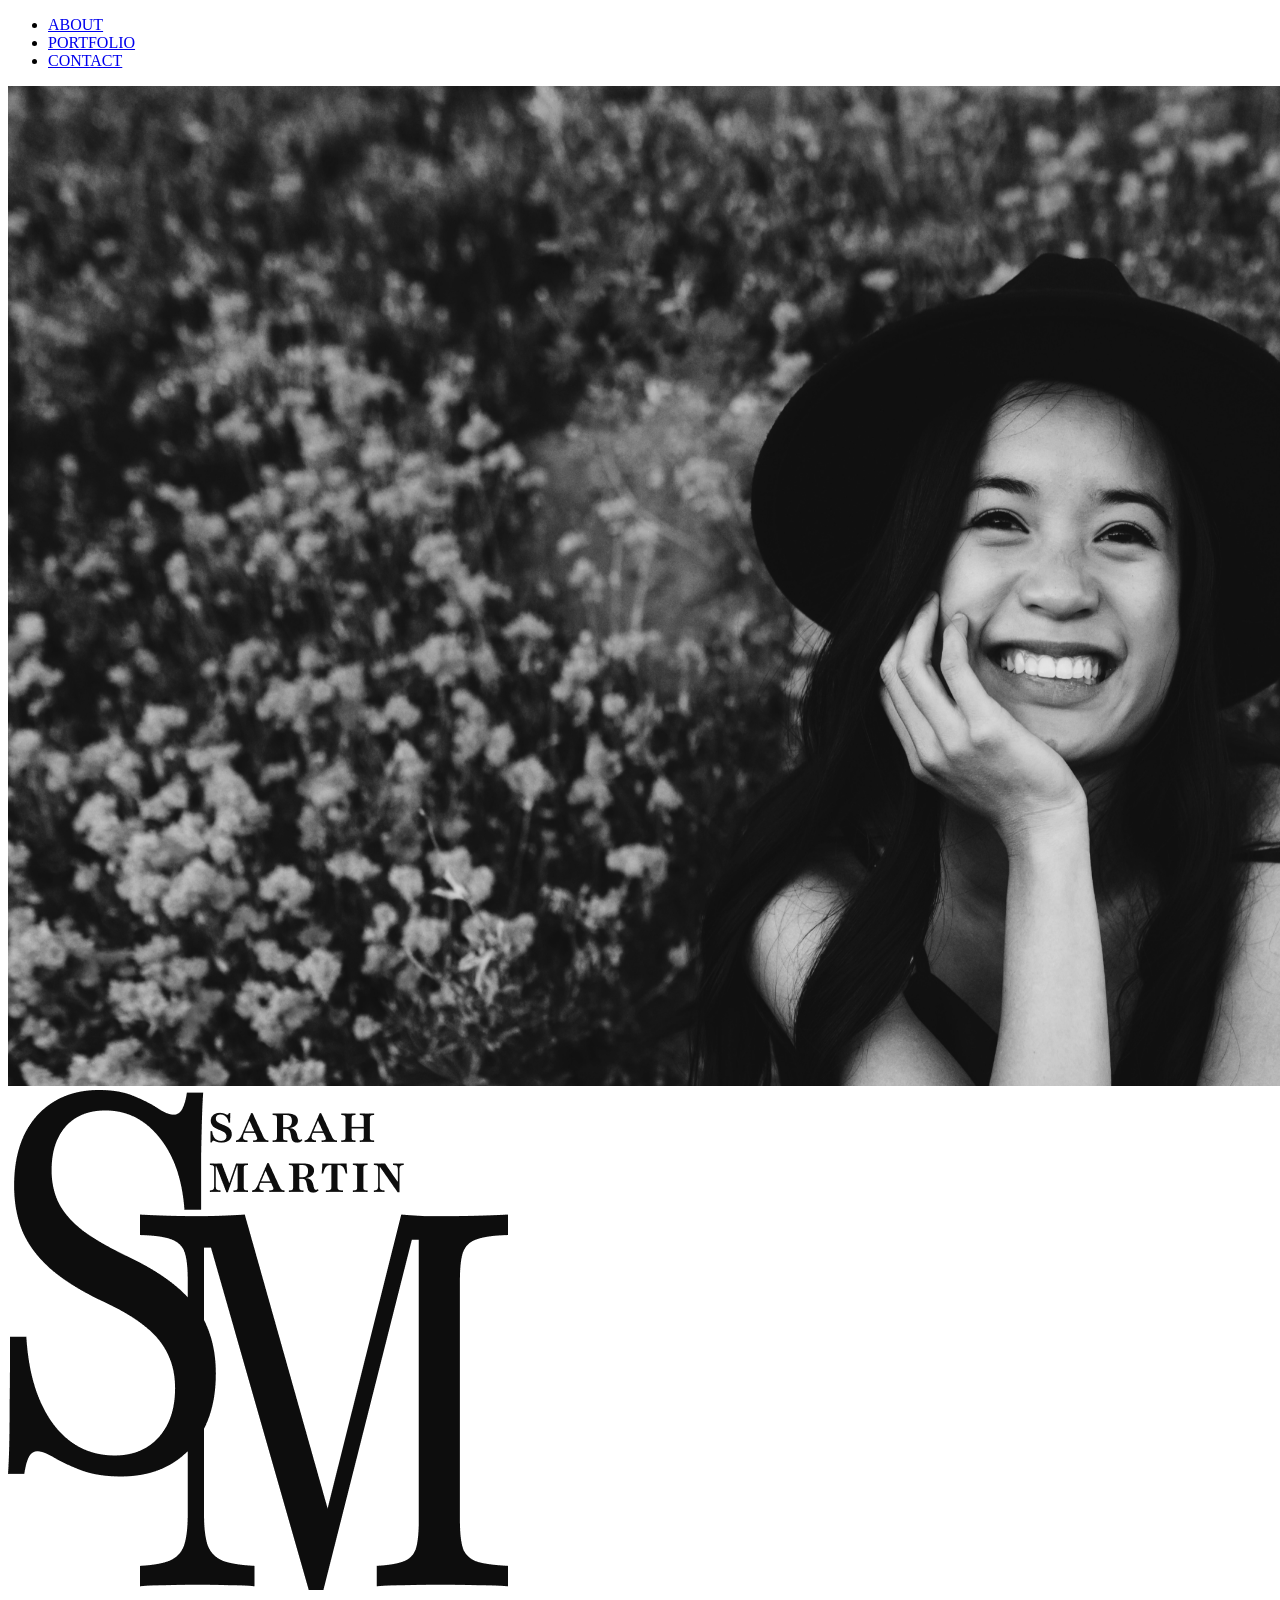
<file: home/index.html>
<!DOCTYPE html>
<html lang="en">

<head>
  <meta charset="UTF-8">
  <meta name="viewport" content="width=device-width, initial-scale=1.0">

    <title>sarahgpmartin.com</title>

    <link rel="stylesheet" href="index.css">
</head>





<main>

<!----- ----- ----- ----- ----- HEADER SECTION ----- ----- ----- ----- ----->

    <header> 

        <nav>
            <ul>
                <li><a href="../about/about.html">ABOUT</a></li>
                <li><a href="../portfolio/portfolio.html">PORTFOLIO</a></li>
                <li><a href="../contact/contact.html">CONTACT</a></li>
            </ul>
        </nav>

        <img src="../images/SarahMartin3.jpg" alt="Sarah Martin 3" width="1500" height="1000">

        <img src="../images/PrimaryLogo1.png" alt="Primary Logo " width="500" height="500">

    </header>

</main>

</html>
</file>
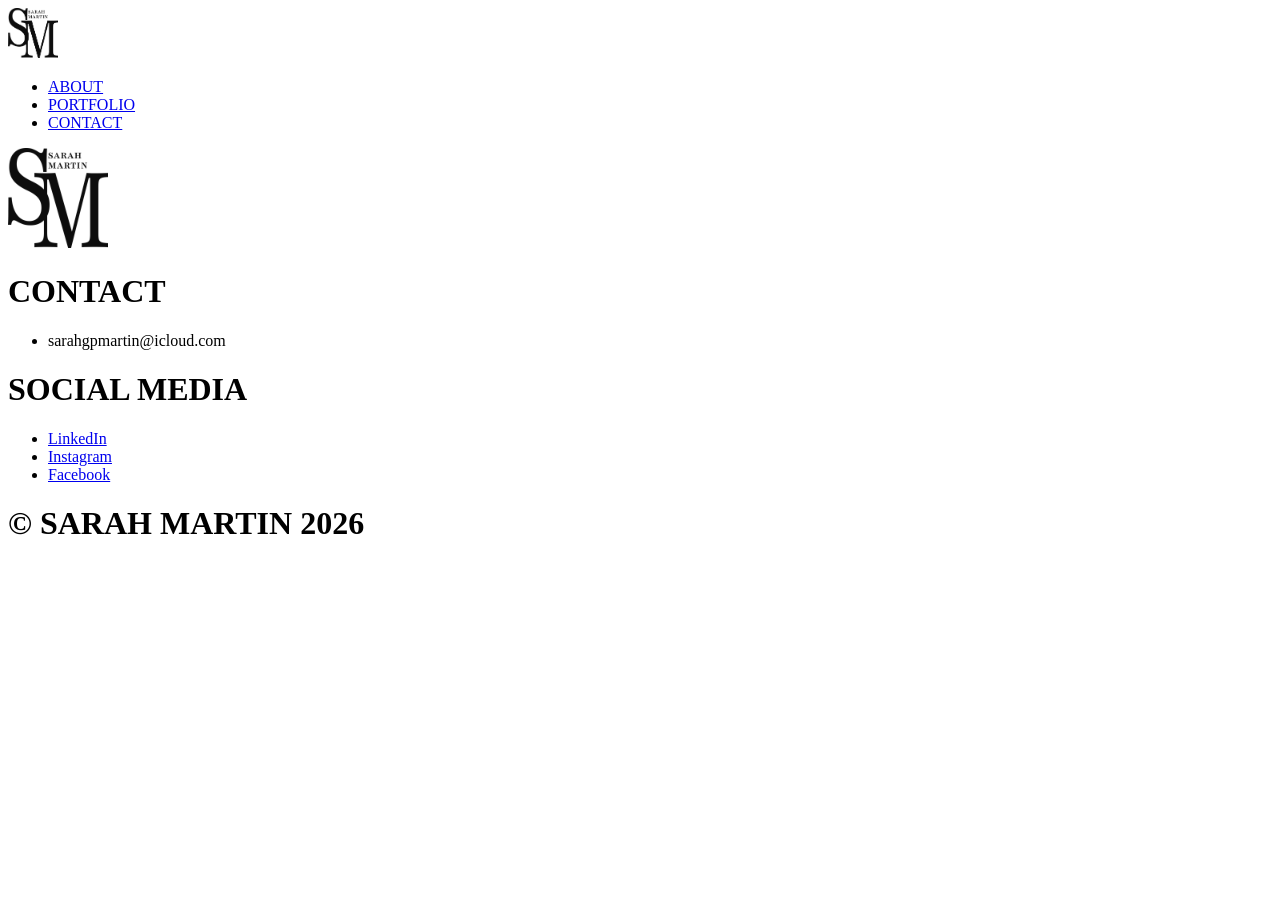
<file: portfolio.html>
<!DOCTYPE html>
<html lang="en">

<head>
  <meta charset="UTF-8">
  <meta name="viewport" content="width=device-width, initial-scale=1.0">

    <title>sarahgpmartin.com</title>

    <link rel="stylesheet" href="portfolio.css">
</head>





<main>

<!----- ----- ----- ----- ----- HEADER SECTION ----- ----- ----- ----- ----->

    <header> 
                
        <nav>

            <img src="../images/PrimaryLogo1.png" alt="Primary Logo" width="50" height="50" href="../home/index.html">

                <ul>
                    <li><a href="../about/about.html">ABOUT</a></li>
                    <li><a href="../portfolio/portfolio.html">PORTFOLIO</a></li>
                    <li><a href="../contact/contact.html">CONTACT</a></li>
                </ul>
        </nav>

    </header> 

<!----- ----- ----- ----- ----- PORTFOLIO SECTION ----- ----- ----- ----- ----->    

    <body>

    </body>

<!----- ----- ----- ----- ----- FOOTER SECTION ----- ----- ----- ----- ----->

    <footer>

        <div>

            <img src="../images/PrimaryLogo1.png" alt="Primary Logo" width="100" height="100" href="../home/index.html">

        </div>

        <div>

            <h1>CONTACT</h1>

            <ul>
                <li>sarahgpmartin@icloud.com</li>
            </ul>

        </div>

        <div>

            <h1>SOCIAL MEDIA</h1>

            <ul>
                <li><a href="https://www.linkedin.com/in/sarahgpmartin">LinkedIn</a></li>
                <li><a href="https://www.instagram.com/sarahgpmartin/">Instagram</a></li>
                <li><a href="https://www.facebook.com/sarahgpmartin/">Facebook</a></li>
            </ul>

        </div>

        <div>

            <h1>© SARAH MARTIN 2026</h1>

        </div>

    </footer>

</main>

</html>
</file>
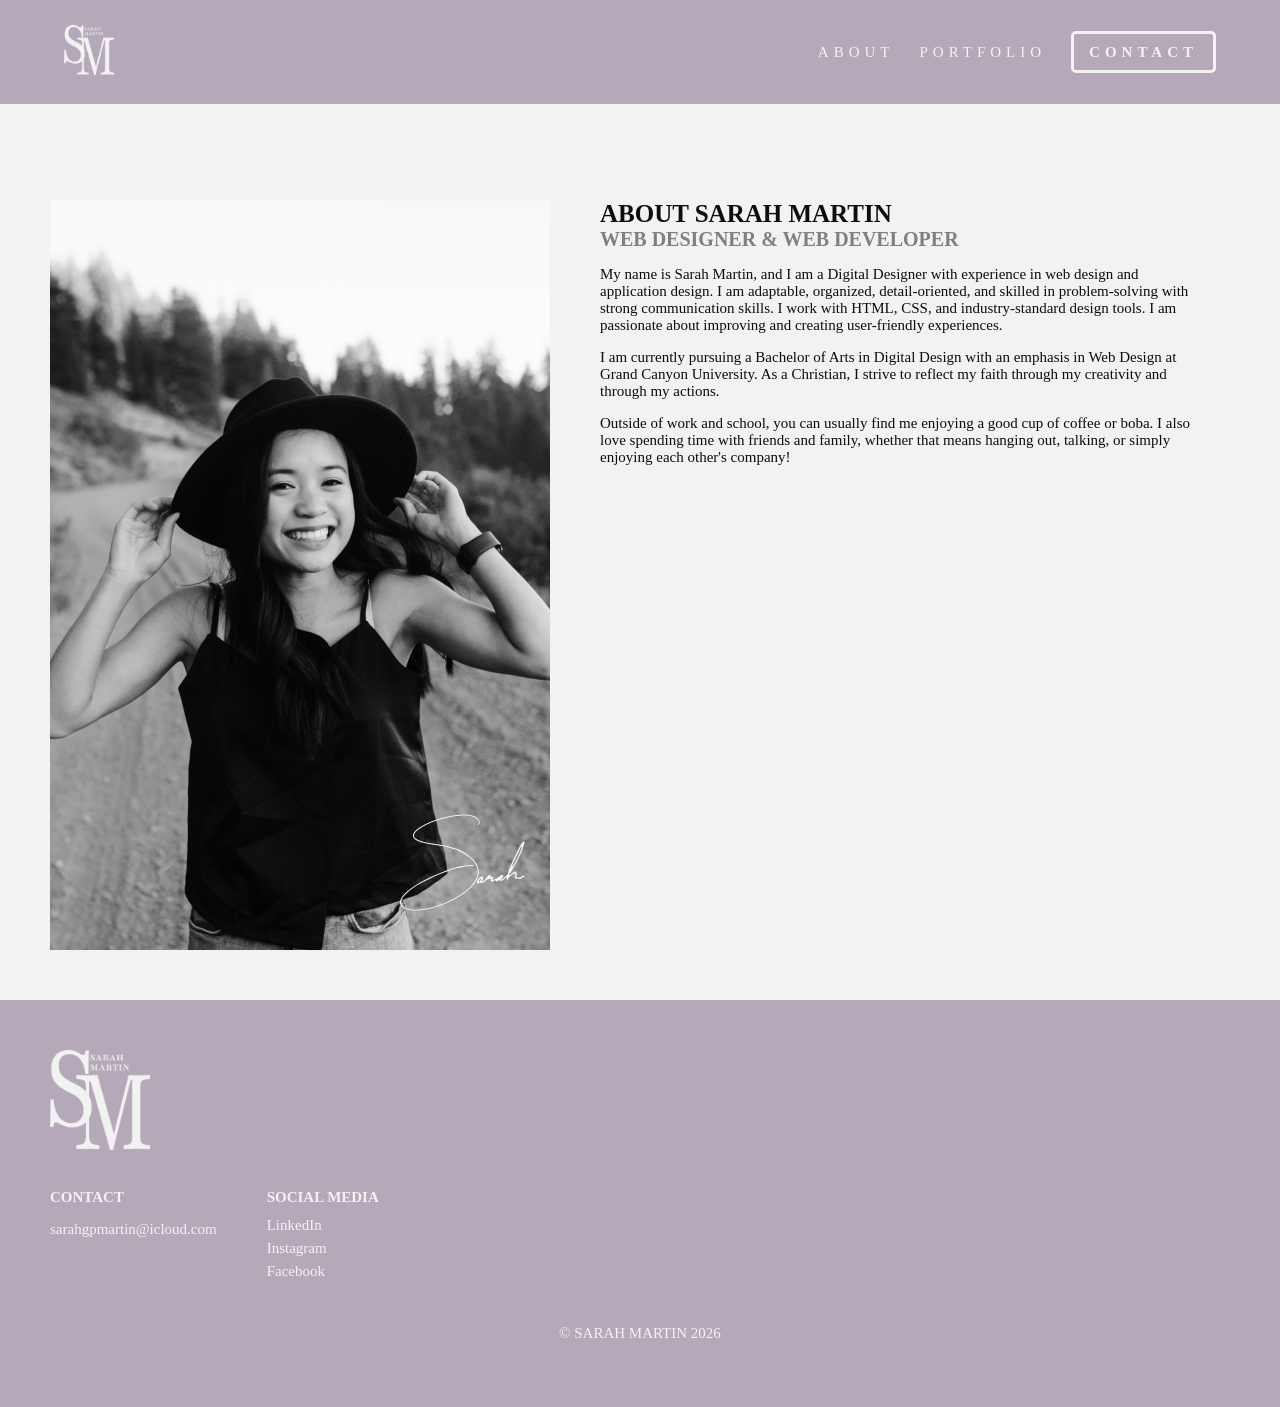
<file: about/about.html>
<!DOCTYPE html>

<html lang="en">

    <head>
        <meta charset="UTF-8">
        <meta name="viewport" content="width=device-width, initial-scale=1.0">
        <title>sarahgpmartin.com</title>
        <link rel="stylesheet" href="about.css">
    </head>

    <body>

<!----- ----- ----- ----- ----- HEADER SECTION ----- ----- ----- ----- ----->

            <header> 
                <nav>
                    <a href="../index.html">
                        <img src="../images/PrimaryLogo2.png" alt="Primary Logo White" width="50" height="50">
                    </a>

                    <ul>
                        <li><a href="about.html">ABOUT</a></li>
                        <li><a href="../portfolio/portfolio.html">PORTFOLIO</a></li>
                        <li><a href="../contact/contact.html" class="contact">CONTACT</a></li>
                    </ul>

                </nav>
            </header>

<!----- ----- ----- ----- ----- ABOUT SECTION ----- ----- ----- ----- ----->    

            <section id="about"> 

                

                <img src="../images/SarahMartin5.jpg" alt="Sarah Martin">

                <div class="about-section">
                    <h1>ABOUT SARAH MARTIN</h1>
                    <h2>WEB DESIGNER & WEB DEVELOPER</h2>

                    <p>
                        My name is Sarah Martin, and I am a Digital Designer with experience in web design and application design. I am adaptable, organized, detail-oriented, and skilled in problem-solving with strong communication skills. I work with HTML, CSS, and industry-standard design tools. I am passionate about improving and creating user-friendly experiences.
                    </p>

                    <p>
                        I am currently pursuing a Bachelor of Arts in Digital Design with an emphasis in Web Design at Grand Canyon University. As a Christian, I strive to reflect my faith through my creativity and through my actions.
                    </p>

                    <p>
                        Outside of work and school, you can usually find me enjoying a good cup of coffee or boba. I also love spending time with friends and family, whether that means hanging out, talking, or simply enjoying each other's company!
                    </p>
                </div>

            </section>

<!----- ----- ----- ----- ----- FOOTER SECTION ----- ----- ----- ----- ----->

            <footer>

                <div href="../index.html">
                    <img src="../images/PrimaryLogo2.png" alt="Primary Logo White" width="100" height="100">
                </div>

                <div class="footer-info">

                    <div>

                        <h1>CONTACT</h1>
                        <p>sarahgpmartin@icloud.com</p>

                    </div>

                    <div>
                        <h1>SOCIAL MEDIA</h1>
                        
                        <ul>
                            <li><a href="https://www.linkedin.com/in/sarahgpmartin">LinkedIn</a></li>
                            <li><a href="https://www.instagram.com/sarahgpmartin/">Instagram</a></li>
                            <li><a href="https://www.facebook.com/sarahgpmartin/">Facebook</a></li>
                        </ul>

                    </div>

                </div>

                <div class="copyright">
                    <p>© SARAH MARTIN 2026</p>
                </div>

            </footer>

    </body>

</html>
</file>
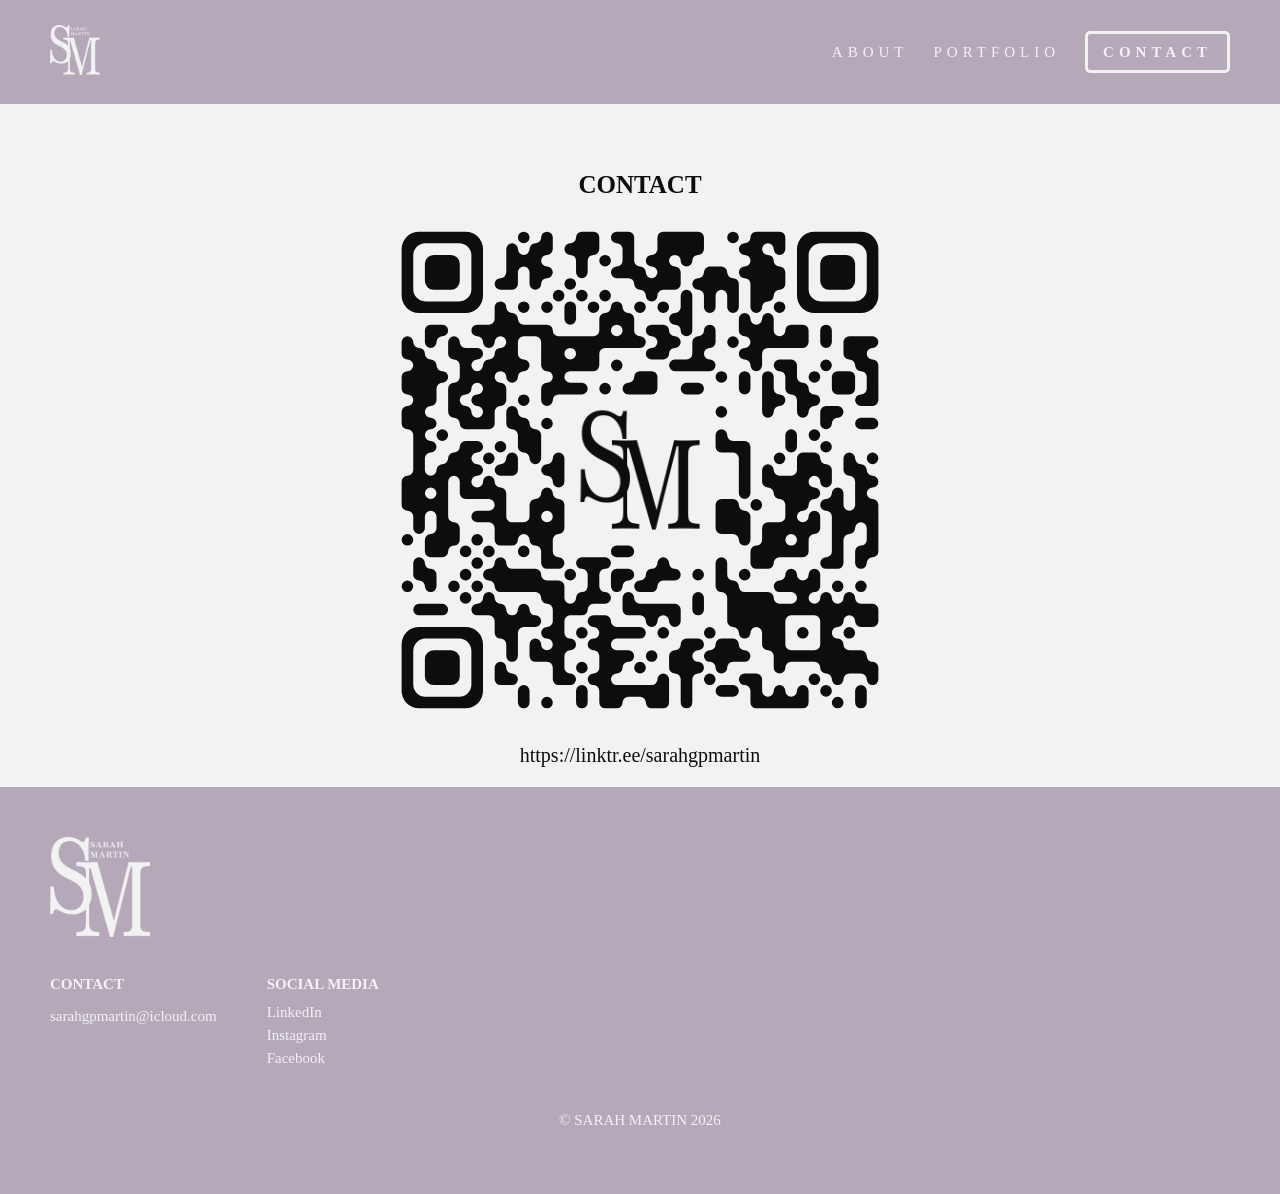
<file: contact/contact.html>
<!DOCTYPE html>

<html lang="en">

    <head>
        <meta charset="UTF-8">
        <meta name="viewport" content="width=device-width, initial-scale=1.0">
        <title>sarahgpmartin.com</title>
        <link rel="stylesheet" href="contact.css">
    </head>

    <body>

<!----- ----- ----- ----- ----- HEADER SECTION ----- ----- ----- ----- ----->

            <header> 
                <nav>
                    <a href="../index.html">
                        <img src="../images/PrimaryLogo2.png" alt="Primary Logo White" width="50" height="50">
                    </a>
                    <ul>
                        <li><a href="../about/about.html">ABOUT</a></li>
                        <li><a href="../portfolio/portfolio.html">PORTFOLIO</a></li>
                        <li><a href="contact.html" class="contact">CONTACT</a></li>
                    </ul>
                </nav>
            </header>

<!----- ----- ----- ----- ----- CONTACT SECTION ----- ----- ----- ----- ----->    

            <section id="contact">

                <h1>CONTACT</h1>

                    <a href="https://linktr.ee/sarahgpmartin" target="_blank">
                        <img src="../images/sarahgpmartin1.0.svg" alt="LinkTree Link" width="500" height="500">
                    </a>

                <p>https://linktr.ee/sarahgpmartin</p>
            
            </section>

<!----- ----- ----- ----- ----- FOOTER SECTION ----- ----- ----- ----- ----->

            <footer>

                <div href="../index.html">
                    <img src="../images/PrimaryLogo2.png" alt="Primary Logo White" width="100" height="100">
                </div>

                <div class="footer-info">

                    <div>

                        <h1>CONTACT</h1>
                        <p>sarahgpmartin@icloud.com</p>

                    </div>

                    <div>
                        <h1>SOCIAL MEDIA</h1>
                        
                        <ul>
                            <li><a href="https://www.linkedin.com/in/sarahgpmartin">LinkedIn</a></li>
                            <li><a href="https://www.instagram.com/sarahgpmartin/">Instagram</a></li>
                            <li><a href="https://www.facebook.com/sarahgpmartin/">Facebook</a></li>
                        </ul>

                    </div>

                </div>

                <div class="copyright">
                    <p>© SARAH MARTIN 2026</p>
                </div>

            </footer>

    </body>

</html>
</file>
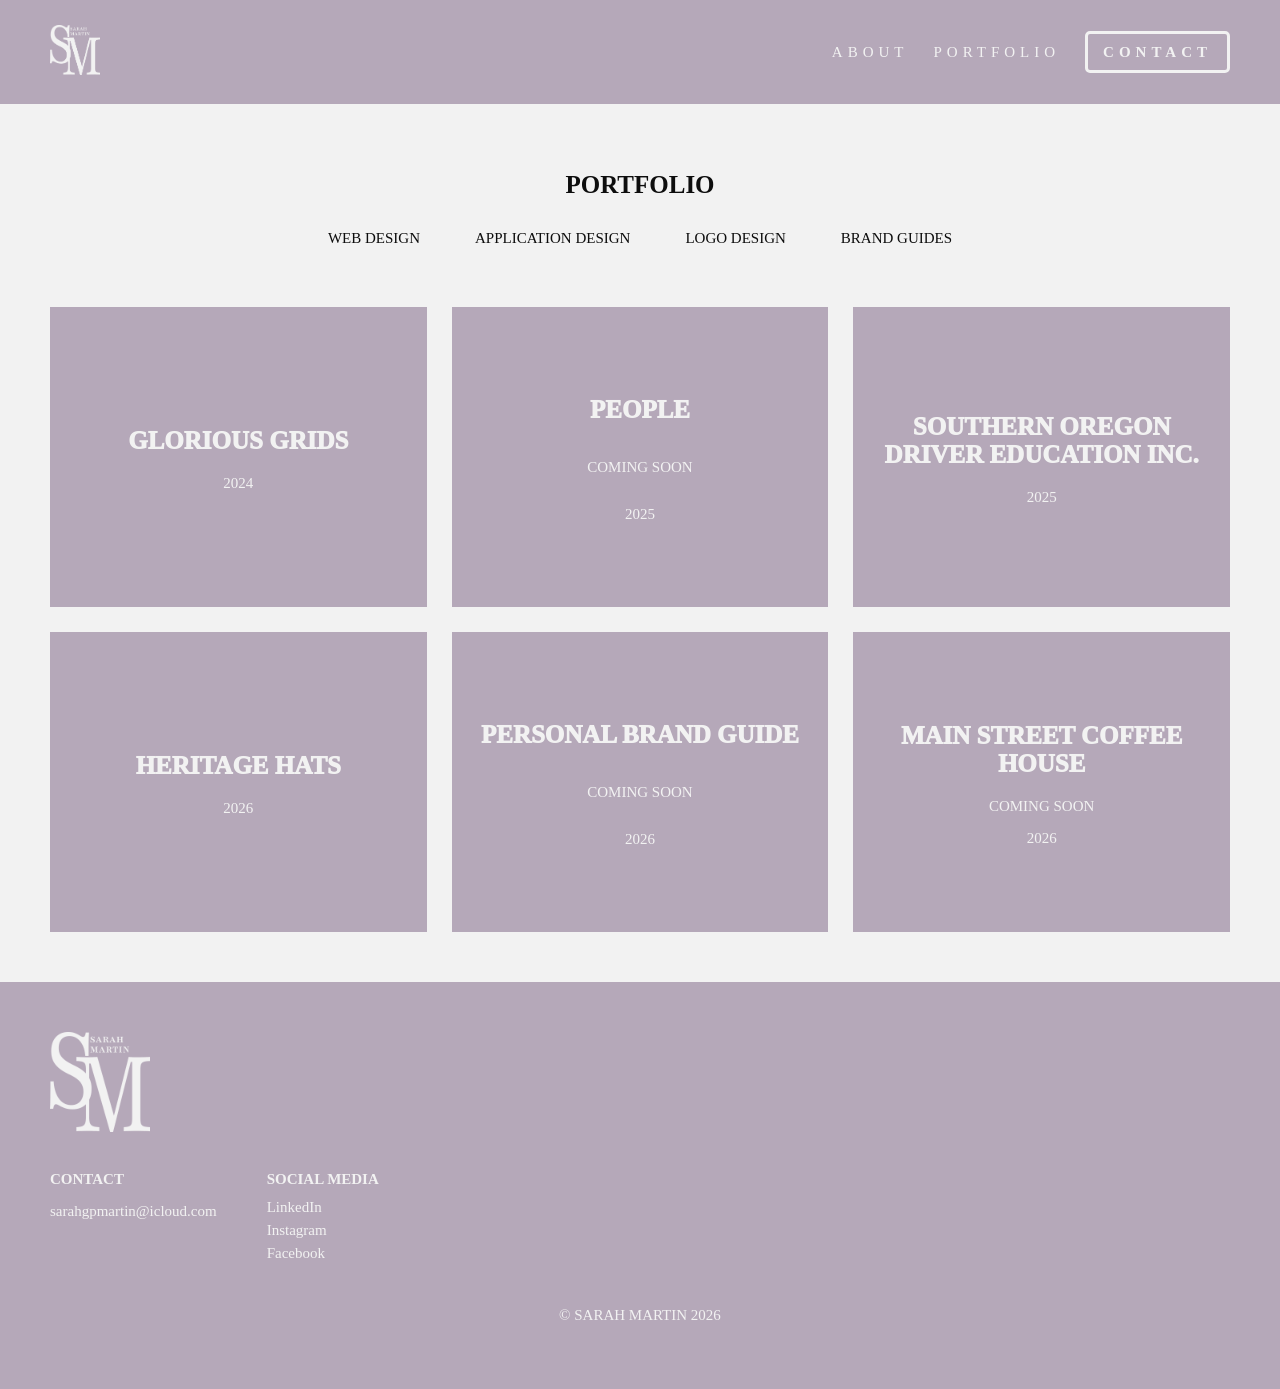
<file: portfolio/portfolio.html>
<!DOCTYPE html>

<html lang="en">

    <head>
        <meta charset="UTF-8">
        <meta name="viewport" content="width=device-width, initial-scale=1.0">
        <title>sarahgpmartin.com</title>
        <link rel="stylesheet" href="portfolio.css">
    </head>

    <body>

        <main>

<!----- ----- ----- ----- ----- HEADER SECTION ----- ----- ----- ----- ----->

            <header> 
                
                <nav>

                    <a href="../index.html">
                        <img src="../images/PrimaryLogo2.png" alt="Primary Logo White" width="50" height="50">
                    </a>

                    <ul>
                        <li><a href="../about/about.html">ABOUT</a></li>
                        <li><a href="portfolio.html">PORTFOLIO</a></li>
                        <li><a href="../contact/contact.html" class="contact">CONTACT</a></li>
                    </ul>
                </nav>

            </header> 

<!----- ----- ----- ----- ----- FILTER SECTION ----- ----- ----- ----- ----->    
            <section id="portfolio"> 

                <h1>PORTFOLIO</h1>               

                <div class="portfolio-filters">
                    <button>WEB DESIGN</button>
                    <button>APPLICATION DESIGN</button>
                    <button>LOGO DESIGN</button>
                    <button>BRAND GUIDES</button>
                </div>

            </section>

<!----- ----- ----- ----- ----- PORTFOLIO SECTION ----- ----- ----- ----- ----->

            <section class="portfolio-grid">

                <!----- PORTFOLIO 1 ----->

                <div class="portfolio-card">

                    <a href="gloriousgrids.com/gloriousgrids.html">

                        <h1>GLORIOUS GRIDS</h1>

                        <p>2024</p>

                    </a>

                </div>

                <!----- PORTFOLIO 2 ----->

                <div class="portfolio-card">

                    <h1>PEOPLE</h1>

                    <p>COMING SOON</p>

                    <p>2025</p>

                </div>

                <!----- PORTFOLIO 3 ----->

                <div class="portfolio-card">

                    <a href="southernoregondrivereducation.com/southernoregondrivereducation.html">

                        <h1>SOUTHERN OREGON DRIVER EDUCATION INC.</h1>

                        <p>2025</p>

                    </a>

                </div>

                <!----- PORTFOLIO 4 ----->

                <div class="portfolio-card">

                    <a href="heritagehats.com/heritagehats.html">

                        <h1>HERITAGE HATS</h1>

                        <p>2026</p>

                    </a>

                </div>

                <!----- PORTFOLIO 5 ----->

                <div class="portfolio-card">

                    <h1>PERSONAL BRAND GUIDE</h1>

                    <p>COMING SOON</p>

                    <p>2026</p>

                </div>

                <!----- PORTFOLIO 6 ----->

                <div class="portfolio-card">

                    <a href="mainstreetcoffeehouse.com/mainstreetcoffeehouse.html">

                    <h1>MAIN STREET COFFEE HOUSE</h1>

                    <p>COMING SOON</p>

                    <p>2026</p>

                    </a>

                </div>

        </section>

<!----- ----- ----- ----- ----- FOOTER SECTION ----- ----- ----- ----- ----->

            <footer>

                <div href="../index.html">
                    <img src="../images/PrimaryLogo2.png" alt="Primary Logo White" width="100" height="100">
                </div>

                <div class="footer-info">

                    <div>

                        <h1>CONTACT</h1>
                        <p>sarahgpmartin@icloud.com</p>

                    </div>

                    <div>
                        <h1>SOCIAL MEDIA</h1>
                        
                        <ul>
                            <li><a href="https://www.linkedin.com/in/sarahgpmartin">LinkedIn</a></li>
                            <li><a href="https://www.instagram.com/sarahgpmartin/">Instagram</a></li>
                            <li><a href="https://www.facebook.com/sarahgpmartin/">Facebook</a></li>
                        </ul>

                    </div>

                </div>

                <div class="copyright">
                    <p>© SARAH MARTIN 2026</p>
                </div>

            </footer>

        </main>

    </body>

</html>
</file>
<file: home/index.css>

</file>
<file: portfolio.css>

</file>
<file: about/about.css>
/* ----- ----- ----- ----- ----- COLORS ----- ----- ----- ----- ----- */

:root {
  --white: #F2F2F2;
  --white-50: rgba(242, 242, 242, 0.5);

  --black: #0D0D0D;
  --black-50: rgba(13, 13, 13, 0.5);

  --sage-purple: #B5A8B9;
  --sage-purple-50: rgba(181, 168, 185, 0.5);

  --sage-green: #9CAF88;
  --sage-green-50: rgba(156, 175, 136, 0.5);

}

/* ----- ----- ----- ----- ----- FONTS ----- ----- ----- ----- ----- */

h1 {
  font-family: 'Playfair Display', serif;
  font-size: 50px;
  font-weight: 1000;

  color: var(--black);
  text-align: center;
}

h2 {
  font-family: 'Playfair Display', serif;
  font-size: 25px;
  font-weight: 1000;

  color: var(--black);
  text-align: center;
}

h3 {
  font-family: 'Playfair Display', serif;
  font-size: 20px;
  font-weight: 1000;

  color: var(--black-50);
  text-align: center;
}

/* ----- ----- ----- ----- ----- FILE ----- ----- ----- ----- ----- */

html {
  scroll-behavior: smooth;
}

body {
  background-color: var(--white);
  margin: 0;
  padding: 0;
  padding-top: 150px;
}

main {
}
/* ----- ----- ----- ----- ----- DESKTOP NAVIGATION SECTION ----- ----- ----- ----- ----- */

nav {
  background: var(--sage-purple);
  display: flex;
  justify-content: space-between;
  align-items: center;

  position: fixed;
  top: 0;
  left: 0;
  width: 100%;
  z-index: 1000;

  padding: 25px 5vw;
  margin: 0;
  box-sizing: border-box;
}

nav ul {
  display: flex;
  flex-wrap: wrap;
  gap: 25px;
  list-style: none;
  margin: 0;
  padding: 0;
}
  
nav a {
  text-decoration: none;
  color: var(--white);
  font-family: "Playfair Display" , serif;
  letter-spacing: 5px;
  font-size: 15px;
}
  
nav .contact {
  font-family: "Playfair Display", serif;
  font-weight: bold;
  color: var(--white);
  border: 3px solid var(--white);
  border-radius: 5px;
  padding: 10px 15px;
  font-weight: bold;
}

/* ----- ----- ----- ----- ----- ABOUT SECTION ----- ----- ----- ----- ----- */

#about {
background-color: var(--white);
 padding: 50px;
 display: flex;
 gap: 50px;
}

#about img {
  width: 100%;
  max-width: 500px;
  height: auto;
}

.about-section h1 {
  font-family: "Playfair Display", serif;
  font-size: 25px;
  font-weight: bold;
  font-style: normal;

  color: var(--black);
  text-align: left;
  margin: 0px;
  max-width: 600px;
}

.about-section h2 {
  font-family: "Playfair Display", serif;
  font-size: 20px;
  font-weight: bold;
  font-style: normal;

  color: var(--black-50);
  text-align: left;
  margin: 0px;
  max-width: 600px;
}

.about-section p {
  font-family: "Playfair Display", serif;
  font-size: 15px;
  color: var(--black);
  text-align: left;
  max-width: 600px;
}



/* ----- ----- ----- ----- ----- FOOTER SECTION ----- ----- ----- ----- ----- */

footer {
    background-color: var(--sage-purple);
    padding: 50px;
}

footer .footer-info {
    display: flex;
    gap: 50px;
    padding: 25px 0;
    justify-content: flex-start;
    align-items: flex-start;
}

footer .footer-info div {
    text-align: left;
}

footer h1 {
    font-family: "Playfair Display", serif;
    font-size: 15px;
    font-weight: bold;
    color: var(--white);
    text-align: left;
}

footer p {
    font-family: "Playfair Display", serif;
    font-size: 15px;
    color: var(--white);
    text-align: left;
}

footer ul {
    list-style: none;
    padding: 0;
    margin: 0;
}

footer li {
    margin-bottom: 5px;
}

footer a {
    font-family: "Playfair Display", serif;
    font-size: 15px;
    color: var(--white);
    text-decoration: none;
}

footer .copyright p {
    text-align: center;
}

/* ----- ----- ----- ----- ----- MOBILE ----- ----- ----- ----- ----- */


@media (max-width: 600px) {

  #about {
    flex-direction: column;
    text-align: center;
    padding: 30px;
  }

  .about-section {
    max-width: 100%;
  }
}
</file>
<file: contact/contact.css>
/* ----- ----- ----- ----- ----- COLORS ----- ----- ----- ----- ----- */

:root {
  --white: #F2F2F2;
  --white-50: rgba(242, 242, 242, 0.5);

  --black: #0D0D0D;
  --black-50: rgba(13, 13, 13, 0.5);

  --sage-purple: #B5A8B9;
  --sage-purple-50: rgba(181, 168, 185, 0.5);

  --sage-green: #9CAF88;
  --sage-green-50: rgba(156, 175, 136, 0.5);

}

/* ----- ----- ----- ----- ----- FONTS ----- ----- ----- ----- ----- */

h1 {
  font-family: 'Playfair Display', serif;
  font-size: 50px;
  font-weight: 1000;

  color: var(--black);
  text-align: center;
}

h2 {
  font-family: 'Playfair Display', serif;
  font-size: 25px;
  font-weight: 1000;

  color: var(--black);
  text-align: center;
}

h3 {
  font-family: 'Playfair Display', serif;
  font-size: 20px;
  font-weight: 1000;

  color: var(--black-50);
  text-align: center;
}

/* ----- ----- ----- ----- ----- FILE ----- ----- ----- ----- ----- */

html {
  scroll-behavior: smooth;
}

body {
  background-color: var(--white);
  margin: 0;
  padding: 0;
  padding-top: 150px;
}

main {
}

/* ----- ----- ----- ----- ----- DESKTOP NAVIGATION SECTION ----- ----- ----- ----- ----- */

nav {
  background: var(--sage-purple);
  display: flex;
  justify-content: space-between;
  align-items: center;

  position: fixed;
  top: 0;
  left: 0;
  width: 100%;
  z-index: 1000;

  padding: 25px 50px;
  margin: 0;
  box-sizing: border-box;
}

nav ul {
  display: flex;
  gap: 25px;
  list-style: none;
  margin: 0;
  padding: 0;
}
  
nav a {
  text-decoration: none;
  color: var(--white);
  font-family: "Playfair Display" , serif;
  letter-spacing: 5px;
  font-size: 15px;
}
  
nav .contact {
  font-family: "Playfair Display", serif;
  font-weight: bold;
  color: var(--white);
  border: 3px solid var(--white);
  border-radius: 5px;
  padding: 10px 15px;
  font-weight: bold;
}

/* ----- ----- ----- ----- ----- CONTACT SECTION ----- ----- ----- ----- ----- */

#contact {
  text-align: center;
}

#contact h1 {
  font-family: "Playfair Display", serif;
  font-weight: bold;
  font-size: 25px;
  color: var(--black);
  text-align: center;
}

#contact p {
  font-family: "Playfair Display", serif;
  font-weight: normal;
  font-size: 20px;
  color: var(--black);
  text-align: center;
}

/* ----- ----- ----- ----- ----- FOOTER SECTION ----- ----- ----- ----- ----- */

footer {
    background-color: var(--sage-purple);
    padding: 50px;
}

footer .footer-info {
    display: flex;
    gap: 50px;
    padding: 25px 0;
    justify-content: flex-start;
    align-items: flex-start;
}

footer .footer-info div {
    text-align: left;
}

footer h1 {
    font-family: "Playfair Display", serif;
    font-size: 15px;
    font-weight: bold;
    color: var(--white);
    text-align: left;
}

footer p {
    font-family: "Playfair Display", serif;
    font-size: 15px;
    color: var(--white);
    text-align: left;
}

footer ul {
    list-style: none;
    padding: 0;
    margin: 0;
}

footer li {
    margin-bottom: 5px;
}

footer a {
    font-family: "Playfair Display", serif;
    font-size: 15px;
    color: var(--white);
    text-decoration: none;
}

footer .copyright p {
    text-align: center;
}
</file>
<file: portfolio/portfolio.css>
/* ----- ----- ----- ----- ----- COLORS ----- ----- ----- ----- ----- */

:root {
  --white: #F2F2F2;
  --white-50: rgba(242, 242, 242, 0.5);

  --black: #0D0D0D;
  --black-50: rgba(13, 13, 13, 0.5);

  --sage-purple: #B5A8B9;
  --sage-purple-50: rgba(181, 168, 185, 0.5);

  --sage-green: #9CAF88;
  --sage-green-50: rgba(156, 175, 136, 0.5);

}

/* ----- ----- ----- ----- ----- FONTS ----- ----- ----- ----- ----- */

h1 {
  font-family: 'Playfair Display', serif;
  font-size: 50px;
  font-weight: 1000;

  color: var(--black);
  text-align: center;
}

h2 {
  font-family: 'Playfair Display', serif;
  font-size: 25px;
  font-weight: 1000;

  color: var(--black);
  text-align: center;
}

h3 {
  font-family: 'Playfair Display', serif;
  font-size: 20px;
  font-weight: 1000;

  color: var(--black-50);
  text-align: center;
}

/* ----- ----- ----- ----- ----- FILE ----- ----- ----- ----- ----- */

html {
  scroll-behavior: smooth;
}

body {
  background-color: var(--white);
  margin: 0;
  padding: 0;
  padding-top: 150px;
}

main {
}

/* ----- ----- ----- ----- ----- DESKTOP NAVIGATION SECTION ----- ----- ----- ----- ----- */

nav {
  background: var(--sage-purple);
  display: flex;
  justify-content: space-between;
  align-items: center;

  position: fixed;
  top: 0;
  left: 0;
  width: 100%;
  z-index: 1000;

  padding: 25px 50px;
  margin: 0;
  box-sizing: border-box;
}

nav ul {
  display: flex;
  gap: 25px;
  list-style: none;
  margin: 0;
  padding: 0;
}
  
nav a {
  text-decoration: none;
  color: var(--white);
  font-family: "Playfair Display" , serif;
  letter-spacing: 5px;
  font-size: 15px;
}
  
nav .contact {
  font-family: "Playfair Display", serif;
  font-weight: bold;
  color: var(--white);
  border: 3px solid var(--white);
  border-radius: 5px;
  padding: 10px 15px;
  font-weight: bold;
}

/* ----- ----- ----- ----- ----- PORTFOLIO SECTION ----- ----- ----- ----- ----- */

#portfolio {
  align-items: center;
  justify-content: center;
}

#portfolio h1 {
  font-family: "Playfair Display", serif;
  font-weight: bold;
  font-size: 25px;
  color: var(--black);
  text-align: center;
}

/* ----- PORTFOLIO FILTER ----- */

.portfolio-filters {
  display: flex;
  gap: 25px;
  align-items: center;
  justify-content: center;
}

.portfolio-filters button {
  background: transparent;
  color: var(--black);
  border: none;
  padding: 10px 15px;
  font-family: "Playfair Display", serif;
  font-weight: normal;
  font-size: 15px;
  cursor: pointer;
}

/* ----- PORTFOLIO CARD ----- */

.portfolio-card {
  background-color: var(--sage-purple);
  padding: 25px;
  min-height: 250px;
  min-width: 250px;
  display: flex;
  flex-direction: column;
  justify-content: center;
  align-items: center;
}

.portfolio-card h1 {
  font-family: "Playfair Display", serif;
  font-size: 25px;
  color: var(--white);
  text-align: center;
}

.portfolio-card a {
  font-family: "Playfair Display", serif;
  font-size: 25px;
  color: var(--white);
  text-decoration: none;
  text-align: center;
}

.portfolio-card p {
  font-family: "Playfair Display", serif;
  font-size: 15px;
  color: var(--white);
  text-align: center;
}

/* ----- PORTFOLIO CARD ----- */

.portfolio-grid {
  display: grid;
  grid-template-columns: repeat(3, 1fr);
  gap: 25px;
  padding: 50px;
}

/* ----- ----- ----- ----- ----- FOOTER SECTION ----- ----- ----- ----- ----- */

footer {
    background-color: var(--sage-purple);
    padding: 50px;
}

footer .footer-info {
    display: flex;
    gap: 50px;
    padding: 25px 0;
    justify-content: flex-start;
    align-items: flex-start;
}

footer .footer-info div {
    text-align: left;
}

footer h1 {
    font-family: "Playfair Display", serif;
    font-size: 15px;
    font-weight: bold;
    color: var(--white);
    text-align: left;
}

footer p {
    font-family: "Playfair Display", serif;
    font-size: 15px;
    color: var(--white);
    text-align: left;
}

footer ul {
    list-style: none;
    padding: 0;
    margin: 0;
}

footer li {
    margin-bottom: 5px;
}

footer a {
    font-family: "Playfair Display", serif;
    font-size: 15px;
    color: var(--white);
    text-decoration: none;
}

footer .copyright p {
    text-align: center;
}
</file>
